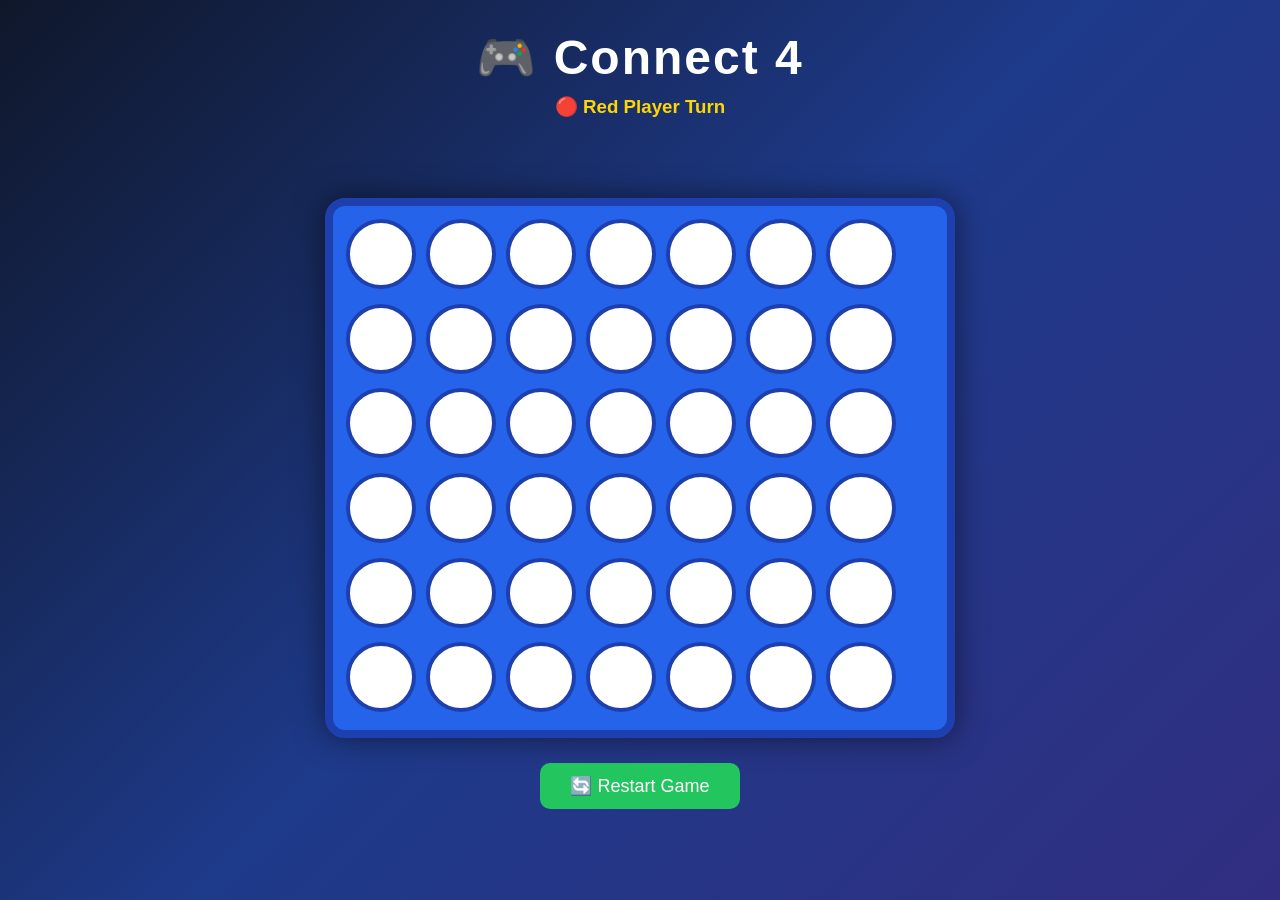
<file: connect-four-game-main/index.html>
<!DOCTYPE html>
<html lang="en">
<head>
    <meta charset="UTF-8">
    <meta http-equiv="X-UA-Compatible" content="IE=edge">
    <meta name="viewport" content="width=device-width, initial-scale=1.0, user-scalable=no">
    <title>Connect 4</title>
    <link rel="stylesheet" href="connect4.css">
    <script src="connect4.js"></script>
</head>
<body>
    <h1>🎮 Connect 4</h1>

    <h3 id="turn">🔴 Red Player Turn</h3>

    <h2 id="winner"></h2>

    <div id="board"></div>

    <button id="restart" onclick="location.reload()">🔄 Restart Game</button>
</body>
</html>
</file>
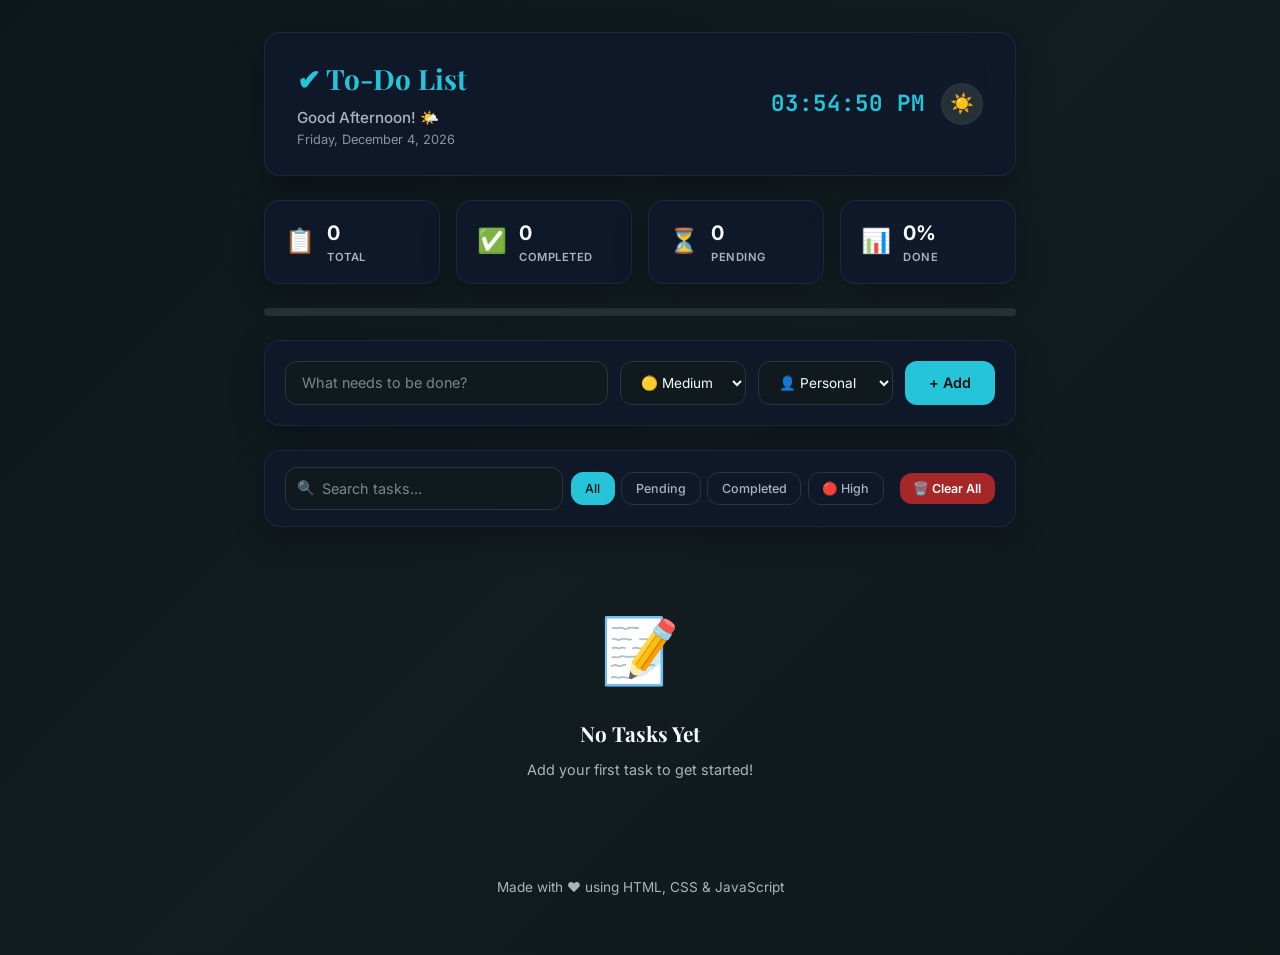
<file: todo-list-app-main/index.html>
<!DOCTYPE html>
<html lang="en" data-theme="dark">

<head>
    <meta charset="UTF-8">
    <meta name="viewport" content="width=device-width, initial-scale=1.0">
    <link rel="icon" href="https://public-frontend-cos.metadl.com/mgx/img/favicon_atoms.ico" type="image/x-icon">
    <title>To-Do List | Premium Task Manager</title>
    <link rel="stylesheet" href="./style.css">
</head>

<body>
    <!-- Toast Container -->
    <div id="toast-container" class="toast-container"></div>

    <!-- Confirmation Modal -->
    <div id="confirm-modal" class="modal-overlay hidden">
        <div class="modal-card">
            <div class="modal-icon">⚠️</div>
            <h3 class="modal-title">Confirm Action</h3>
            <p id="confirm-message" class="modal-message">Are you sure?</p>
            <div class="modal-actions">
                <button id="confirm-cancel" class="btn btn-secondary">Cancel</button>
                <button id="confirm-ok" class="btn btn-danger">Delete</button>
            </div>
        </div>
    </div>

    <!-- Edit Modal -->
    <div id="edit-modal" class="modal-overlay hidden">
        <div class="modal-card edit-modal-card">
            <h3 class="modal-title">✏️ Edit Task</h3>
            <div class="edit-form">
                <input type="text" id="edit-task-input" class="input-field" placeholder="Task name...">
                <div class="edit-row">
                    <select id="edit-priority" class="select-field">
                        <option value="high">🔴 High</option>
                        <option value="medium">🟡 Medium</option>
                        <option value="low">🟢 Low</option>
                    </select>
                    <select id="edit-category" class="select-field">
                        <option value="personal">👤 Personal</option>
                        <option value="work">💼 Work</option>
                        <option value="study">📚 Study</option>
                        <option value="shopping">🛒 Shopping</option>
                        <option value="health">💪 Health</option>
                        <option value="others">📌 Others</option>
                    </select>
                </div>
            </div>
            <div class="modal-actions">
                <button id="edit-cancel" class="btn btn-secondary">Cancel</button>
                <button id="edit-save" class="btn btn-primary">Save Changes</button>
            </div>
        </div>
    </div>

    <!-- Main App -->
    <div class="app-wrapper">
        <!-- Header -->
        <header class="app-header">
            <div class="header-left">
                <h1 class="app-title">✔ To-Do List</h1>
                <p id="greeting" class="greeting">Good Morning!</p>
                <p id="current-date" class="date-text"></p>
            </div>
            <div class="header-right">
                <span id="current-time" class="time-display"></span>
                <button id="theme-toggle" class="theme-btn" title="Toggle Theme">
                    <span id="theme-icon">🌙</span>
                </button>
            </div>
        </header>

        <!-- Statistics Dashboard -->
        <section class="stats-section">
            <div class="stat-card">
                <span class="stat-icon">📋</span>
                <div class="stat-info">
                    <span id="total-tasks" class="stat-number">0</span>
                    <span class="stat-label">Total</span>
                </div>
            </div>
            <div class="stat-card">
                <span class="stat-icon">✅</span>
                <div class="stat-info">
                    <span id="completed-tasks" class="stat-number">0</span>
                    <span class="stat-label">Completed</span>
                </div>
            </div>
            <div class="stat-card">
                <span class="stat-icon">⏳</span>
                <div class="stat-info">
                    <span id="pending-tasks" class="stat-number">0</span>
                    <span class="stat-label">Pending</span>
                </div>
            </div>
            <div class="stat-card">
                <span class="stat-icon">📊</span>
                <div class="stat-info">
                    <span id="completion-percent" class="stat-number">0%</span>
                    <span class="stat-label">Done</span>
                </div>
            </div>
        </section>

        <!-- Progress Bar -->
        <div class="progress-wrapper">
            <div class="progress-bar">
                <div id="progress-fill" class="progress-fill" style="width: 0%"></div>
            </div>
        </div>

        <!-- Add Task Section -->
        <section class="add-task-section">
            <div class="input-group">
                <input type="text" id="task-input" class="input-field task-input" placeholder="What needs to be done?" autocomplete="off">
                <select id="task-priority" class="select-field">
                    <option value="medium">🟡 Medium</option>
                    <option value="high">🔴 High</option>
                    <option value="low">🟢 Low</option>
                </select>
                <select id="task-category" class="select-field">
                    <option value="personal">👤 Personal</option>
                    <option value="work">💼 Work</option>
                    <option value="study">📚 Study</option>
                    <option value="shopping">🛒 Shopping</option>
                    <option value="health">💪 Health</option>
                    <option value="others">📌 Others</option>
                </select>
                <button id="add-task-btn" class="btn btn-primary add-btn">+ Add</button>
            </div>
        </section>

        <!-- Search & Filter Section -->
        <section class="filter-section">
            <div class="search-wrapper">
                <span class="search-icon">🔍</span>
                <input type="text" id="search-input" class="input-field search-input" placeholder="Search tasks...">
            </div>
            <div class="filter-buttons">
                <button class="filter-btn active" data-filter="all">All</button>
                <button class="filter-btn" data-filter="pending">Pending</button>
                <button class="filter-btn" data-filter="completed">Completed</button>
                <button class="filter-btn" data-filter="high">🔴 High</button>
            </div>
            <button id="clear-all-btn" class="btn btn-danger clear-btn">🗑️ Clear All</button>
        </section>

        <!-- Task List -->
        <section class="task-list-section">
            <ul id="task-list" class="task-list"></ul>
            <!-- Empty State -->
            <div id="empty-state" class="empty-state">
                <div class="empty-illustration">📝</div>
                <h3>No Tasks Yet</h3>
                <p>Add your first task to get started!</p>
            </div>
        </section>

        <!-- Footer -->
        <footer class="app-footer">
            <p>Made with ❤️ using HTML, CSS & JavaScript</p>
        </footer>
    </div>

    <script type="module" src="./script.js"></script>
</body>

</html>
</file>
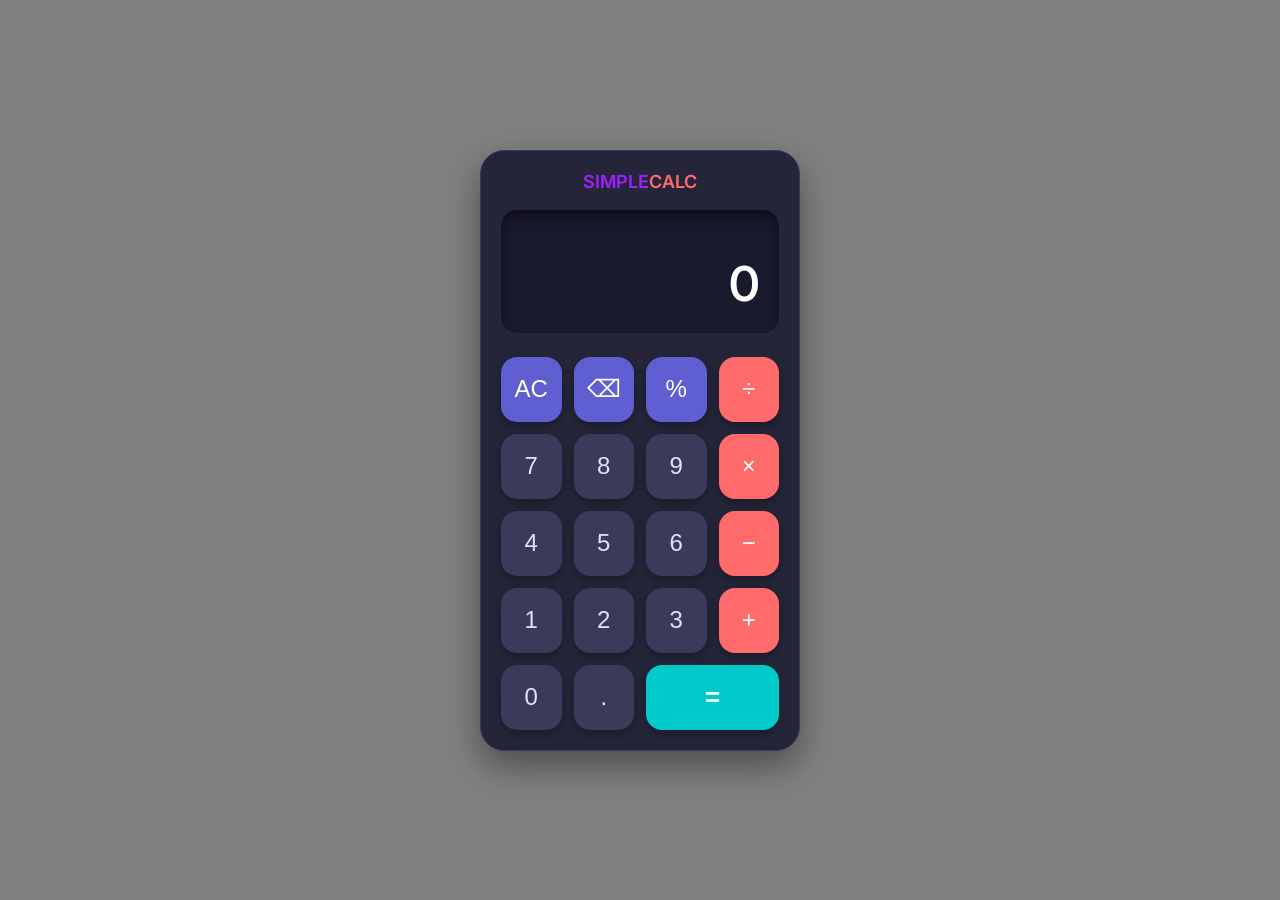
<file: simplecalc/simplecalc.html>
<!DOCTYPE html>
<html lang="en">
<head>
  <meta charset="UTF-8">
  <title>SimpleCalc</title>
  <link rel="stylesheet" href="simplecalc.css">
</head>
<body>
  <div class="simplecalc">
    <div class="title">SIMPLE<span style="color: #ff6b6b;">CALC</span></div>
    <div class="display">
      <div class="previous" id="previous"></div>
      <div class="current" id="current">0</div>
    </div>
    <div class="buttons">
      <button class="special" onclick="clearAll()">AC</button>
      <button class="special" onclick="backspace()">⌫</button>
      <button class="special" onclick="percent()">%</button>
      <button class="operator" onclick="appendOperator('/')">÷</button>

      <button class="number" onclick="appendNumber('7')">7</button>
      <button class="number" onclick="appendNumber('8')">8</button>
      <button class="number" onclick="appendNumber('9')">9</button>
      <button class="operator" onclick="appendOperator('*')">×</button>

      <button class="number" onclick="appendNumber('4')">4</button>
      <button class="number" onclick="appendNumber('5')">5</button>
      <button class="number" onclick="appendNumber('6')">6</button>
      <button class="operator" onclick="appendOperator('-')">−</button>

      <button class="number" onclick="appendNumber('1')">1</button>
      <button class="number" onclick="appendNumber('2')">2</button>
      <button class="number" onclick="appendNumber('3')">3</button>
      <button class="operator" onclick="appendOperator('+')">+</button>

      <button class="number zero" onclick="appendNumber('0')">0</button>
      <button class="number" onclick="appendDecimal()">.</button>
      <button class="equals" onclick="calculate()">=</button>
    </div>
  </div>
  <script src="simplecalc.js"></script>
</body>
</html>
</file>
<file: connect-four-game-main/connect4.css>
*{
    margin:0;
    padding:0;
    box-sizing:border-box;
}

body{
    font-family:'Poppins',sans-serif;
    background:linear-gradient(135deg,#0f172a,#1e3a8a,#312e81);
    color:white;
    text-align:center;
    min-height:100vh;
    padding:30px;
}

h1{
    font-size:48px;
    margin-bottom:10px;
    letter-spacing:2px;
}

#turn{
    margin-bottom:20px;
    color:#FFD700;
}

#winner{
    height:40px;
    margin-bottom:20px;
    color:#22c55e;
    font-size:32px;
    font-weight:bold;
}

#board{

    width:630px;
    height:540px;

    margin:auto;

    background:#2563eb;

    border-radius:20px;

    border:8px solid #1e40af;

    display:flex;
    flex-wrap:wrap;

    padding:8px;

    box-shadow:0 0 30px rgba(0,0,0,.5);
}

.tile{

    width:70px;
    height:70px;

    margin:5px;

    background:white;

    border-radius:50%;

    border:4px solid #1e40af;

    cursor:pointer;

    transition:.3s;
}

.tile:hover{

    transform:scale(1.08);

    box-shadow:0 0 12px white;
}

.red-piece{

    background:#ef4444;

    animation:drop .35s ease;
}

.yellow-piece{

    background:#facc15;

    animation:drop .35s ease;
}

@keyframes drop{

    from{

        transform:translateY(-120px);
        opacity:0;
    }

    to{

        transform:translateY(0);
        opacity:1;
    }
}

#restart{

    margin-top:25px;

    padding:12px 30px;

    border:none;

    border-radius:10px;

    background:#22c55e;

    color:white;

    font-size:18px;

    cursor:pointer;

    transition:.3s;
}

#restart:hover{

    background:#16a34a;

    transform:scale(1.05);
}
</file>
<file: todo-list-app-main/style.css>
/* ============================================
   White Beach Theme - Premium To-Do List
   ============================================ */

@import url("https://fonts.googleapis.com/css2?family=Inter:wght@400;500;600;700&display=swap");
@import url("https://fonts.googleapis.com/css2?family=Playfair+Display:ital,wght@0,400;0,700;1,400&display=swap");
@import url("https://fonts.googleapis.com/css2?family=JetBrains+Mono:wght@400;700&display=swap");

/* ============================================
   CSS Custom Properties - White Beach Theme
   ============================================ */

:root {
    --font-sans: 'Inter', ui-sans-serif, system-ui;
    --font-serif: 'Playfair Display', ui-serif, Georgia;
    --font-mono: 'JetBrains Mono', ui-monospace;
    --radius: 1rem;
    --spacing: 0.25rem;
}

[data-theme="light"] {
    --background: hsl(45, 33%, 98%);
    --foreground: hsl(202, 15%, 15%);
    --card: hsl(0, 0%, 100%);
    --card-foreground: hsl(200, 20%, 15%);
    --primary: hsl(187, 75%, 42%);
    --primary-foreground: hsl(180, 20%, 98%);
    --secondary: hsl(34, 40%, 92%);
    --secondary-foreground: hsl(34, 20%, 25%);
    --accent: hsl(191.54, 54.17%, 90.59%);
    --accent-foreground: hsl(180, 0.92%, 21.37%);
    --muted: hsl(34, 20%, 94%);
    --muted-foreground: hsl(200, 10%, 45%);
    --destructive: hsl(0, 84%, 60%);
    --destructive-foreground: hsl(0, 0%, 98.04%);
    --border: hsl(187, 20%, 90%);
    --input: hsl(187, 20%, 90%);
    --ring: hsl(187, 75%, 42%);
    --popover: hsl(0, 0%, 100%);
    --popover-foreground: hsl(200, 20%, 15%);
    --chart-1: hsl(187, 75%, 42%);
    --chart-2: hsl(16, 90%, 66%);
    --chart-3: hsl(42, 90%, 62%);
    --chart-4: hsl(160, 50%, 50%);
    --chart-5: hsl(200, 30%, 70%);
    --shadow-2xs: 0px 1px 2px 0px hsl(187, 50%, 20%, 0.03);
    --shadow-sm: 0px 2px 4px 0px hsl(187, 50%, 20%, 0.05);
    --shadow-md: 0px 4px 12px -2px hsl(187, 50%, 20%, 0.08);
    --glass-bg: rgba(255, 255, 255, 0.7);
    --glass-border: rgba(255, 255, 255, 0.4);
    --glass-shadow: 0 8px 32px rgba(0, 128, 128, 0.08);
    --gradient-bg: linear-gradient(135deg, hsl(187, 60%, 92%) 0%, hsl(45, 40%, 96%) 50%, hsl(34, 50%, 94%) 100%);
}

[data-theme="dark"] {
    --background: hsl(200, 30%, 6%);
    --foreground: hsl(180, 20%, 98%);
    --card: hsl(200, 30%, 9%);
    --card-foreground: hsl(180, 20%, 98%);
    --primary: hsl(187, 70%, 50%);
    --primary-foreground: hsl(200, 30%, 6%);
    --secondary: hsl(200, 20%, 18%);
    --secondary-foreground: hsl(180, 20%, 98%);
    --accent: hsl(191.82, 100%, 12.94%);
    --accent-foreground: hsl(0, 0%, 100%);
    --muted: hsl(200, 20%, 18%);
    --muted-foreground: hsl(200, 15%, 70%);
    --destructive: hsl(0, 62%, 40%);
    --destructive-foreground: hsl(0, 0%, 98%);
    --border: hsl(200, 20%, 20%);
    --input: hsl(200, 20%, 20%);
    --ring: hsl(187, 70%, 50%);
    --popover: hsl(200, 30%, 12%);
    --popover-foreground: hsl(180, 20%, 98%);
    --shadow-2xs: 0px 1px 2px 0px rgba(0, 0, 0, 0.2);
    --shadow-sm: 0px 2px 4px 0px rgba(0, 0, 0, 0.3);
    --shadow-md: 0px 4px 12px -2px rgba(0, 0, 0, 0.4);
    --glass-bg: rgba(15, 25, 45, 0.75);
    --glass-border: rgba(50, 80, 120, 0.3);
    --glass-shadow: 0 8px 32px rgba(0, 0, 0, 0.3);
    --gradient-bg: linear-gradient(135deg, hsl(200, 40%, 8%) 0%, hsl(200, 30%, 10%) 50%, hsl(187, 30%, 8%) 100%);
}

/* ============================================
   Reset & Base Styles
   ============================================ */

*,
*::before,
*::after {
    margin: 0;
    padding: 0;
    box-sizing: border-box;
}

html {
    scroll-behavior: smooth;
}

body {
    font-family: var(--font-sans);
    background: var(--gradient-bg);
    color: var(--foreground);
    min-height: 100vh;
    line-height: 1.6;
    transition: background 0.4s ease, color 0.4s ease;
}

/* ============================================
   App Wrapper
   ============================================ */

.app-wrapper {
    max-width: 800px;
    margin: 0 auto;
    padding: 2rem 1.5rem;
    min-height: 100vh;
    display: flex;
    flex-direction: column;
    gap: 1.5rem;
}

/* ============================================
   Glassmorphism Card Mixin
   ============================================ */

.glass-card {
    background: var(--glass-bg);
    backdrop-filter: blur(16px);
    -webkit-backdrop-filter: blur(16px);
    border: 1px solid var(--glass-border);
    border-radius: var(--radius);
    box-shadow: var(--glass-shadow);
    transition: transform 0.2s ease, box-shadow 0.2s ease;
}

/* ============================================
   Header
   ============================================ */

.app-header {
    display: flex;
    justify-content: space-between;
    align-items: center;
    padding: 1.5rem 2rem;
    background: var(--glass-bg);
    backdrop-filter: blur(16px);
    -webkit-backdrop-filter: blur(16px);
    border: 1px solid var(--glass-border);
    border-radius: var(--radius);
    box-shadow: var(--glass-shadow);
    animation: slideDown 0.5s ease;
}

.app-title {
    font-family: var(--font-serif);
    font-size: 1.75rem;
    font-weight: 700;
    color: var(--primary);
    margin-bottom: 0.25rem;
}

.greeting {
    font-size: 0.95rem;
    color: var(--muted-foreground);
    font-weight: 500;
}

.date-text {
    font-size: 0.8rem;
    color: var(--muted-foreground);
    opacity: 0.8;
}

.header-right {
    display: flex;
    align-items: center;
    gap: 1rem;
}

.time-display {
    font-family: var(--font-mono);
    font-size: 1.4rem;
    font-weight: 700;
    color: var(--primary);
    letter-spacing: 1px;
}

.theme-btn {
    width: 42px;
    height: 42px;
    border-radius: 50%;
    border: 2px solid var(--border);
    background: var(--secondary);
    cursor: pointer;
    display: flex;
    align-items: center;
    justify-content: center;
    font-size: 1.2rem;
    transition: all 0.3s ease;
}

.theme-btn:hover {
    transform: rotate(20deg) scale(1.1);
    border-color: var(--primary);
    box-shadow: 0 0 12px var(--primary);
}

/* ============================================
   Statistics Section
   ============================================ */

.stats-section {
    display: grid;
    grid-template-columns: repeat(4, 1fr);
    gap: 1rem;
    animation: slideUp 0.5s ease 0.1s both;
}

.stat-card {
    display: flex;
    align-items: center;
    gap: 0.75rem;
    padding: 1rem 1.25rem;
    background: var(--glass-bg);
    backdrop-filter: blur(16px);
    -webkit-backdrop-filter: blur(16px);
    border: 1px solid var(--glass-border);
    border-radius: var(--radius);
    box-shadow: var(--glass-shadow);
    transition: transform 0.2s ease;
}

.stat-card:hover {
    transform: translateY(-2px);
}

.stat-icon {
    font-size: 1.5rem;
}

.stat-info {
    display: flex;
    flex-direction: column;
}

.stat-number {
    font-size: 1.25rem;
    font-weight: 700;
    color: var(--foreground);
}

.stat-label {
    font-size: 0.7rem;
    text-transform: uppercase;
    letter-spacing: 0.5px;
    color: var(--muted-foreground);
    font-weight: 600;
}

/* ============================================
   Progress Bar
   ============================================ */

.progress-wrapper {
    animation: slideUp 0.5s ease 0.2s both;
}

.progress-bar {
    height: 8px;
    background: var(--secondary);
    border-radius: 100px;
    overflow: hidden;
    box-shadow: inset 0 1px 3px rgba(0, 0, 0, 0.1);
}

.progress-fill {
    height: 100%;
    background: linear-gradient(90deg, var(--primary), var(--chart-4));
    border-radius: 100px;
    transition: width 0.6s cubic-bezier(0.4, 0, 0.2, 1);
    position: relative;
}

.progress-fill::after {
    content: '';
    position: absolute;
    top: 0;
    left: 0;
    right: 0;
    bottom: 0;
    background: linear-gradient(90deg, transparent, rgba(255, 255, 255, 0.3), transparent);
    animation: shimmer 2s infinite;
}

/* ============================================
   Add Task Section
   ============================================ */

.add-task-section {
    padding: 1.25rem;
    background: var(--glass-bg);
    backdrop-filter: blur(16px);
    -webkit-backdrop-filter: blur(16px);
    border: 1px solid var(--glass-border);
    border-radius: var(--radius);
    box-shadow: var(--glass-shadow);
    animation: slideUp 0.5s ease 0.3s both;
}

.input-group {
    display: flex;
    gap: 0.75rem;
    flex-wrap: wrap;
}

.input-field {
    flex: 1;
    min-width: 180px;
    padding: 0.75rem 1rem;
    border: 1.5px solid var(--input);
    border-radius: calc(var(--radius) - 4px);
    background: var(--card);
    color: var(--foreground);
    font-family: var(--font-sans);
    font-size: 0.9rem;
    transition: all 0.3s ease;
    outline: none;
}

.input-field:focus {
    border-color: var(--primary);
    box-shadow: 0 0 0 3px hsl(187, 75%, 42%, 0.15);
}

.input-field::placeholder {
    color: var(--muted-foreground);
    opacity: 0.7;
}

.select-field {
    padding: 0.75rem 1rem;
    border: 1.5px solid var(--input);
    border-radius: calc(var(--radius) - 4px);
    background: var(--card);
    color: var(--foreground);
    font-family: var(--font-sans);
    font-size: 0.85rem;
    cursor: pointer;
    transition: all 0.3s ease;
    outline: none;
}

.select-field:focus {
    border-color: var(--primary);
    box-shadow: 0 0 0 3px hsl(187, 75%, 42%, 0.15);
}

/* ============================================
   Buttons
   ============================================ */

.btn {
    padding: 0.75rem 1.25rem;
    border: none;
    border-radius: calc(var(--radius) - 4px);
    font-family: var(--font-sans);
    font-size: 0.85rem;
    font-weight: 600;
    cursor: pointer;
    transition: all 0.3s ease;
    white-space: nowrap;
}

.btn-primary {
    background: var(--primary);
    color: var(--primary-foreground);
}

.btn-primary:hover {
    opacity: 0.9;
    transform: translateY(-1px);
    box-shadow: 0 4px 12px hsl(187, 75%, 42%, 0.3);
}

.btn-secondary {
    background: var(--secondary);
    color: var(--secondary-foreground);
}

.btn-secondary:hover {
    opacity: 0.85;
}

.btn-danger {
    background: var(--destructive);
    color: var(--destructive-foreground);
}

.btn-danger:hover {
    opacity: 0.9;
    transform: translateY(-1px);
}

.add-btn {
    font-size: 0.9rem;
    padding: 0.75rem 1.5rem;
}

/* ============================================
   Filter Section
   ============================================ */

.filter-section {
    display: flex;
    align-items: center;
    gap: 1rem;
    flex-wrap: wrap;
    padding: 1rem 1.25rem;
    background: var(--glass-bg);
    backdrop-filter: blur(16px);
    -webkit-backdrop-filter: blur(16px);
    border: 1px solid var(--glass-border);
    border-radius: var(--radius);
    box-shadow: var(--glass-shadow);
    animation: slideUp 0.5s ease 0.4s both;
}

.search-wrapper {
    position: relative;
    flex: 1;
    min-width: 160px;
}

.search-icon {
    position: absolute;
    left: 0.75rem;
    top: 50%;
    transform: translateY(-50%);
    font-size: 0.9rem;
    opacity: 0.6;
}

.search-input {
    padding-left: 2.25rem;
    min-width: 140px;
}

.filter-buttons {
    display: flex;
    gap: 0.4rem;
    flex-wrap: wrap;
}

.filter-btn {
    padding: 0.5rem 0.85rem;
    border: 1.5px solid var(--border);
    border-radius: calc(var(--radius) - 4px);
    background: transparent;
    color: var(--muted-foreground);
    font-family: var(--font-sans);
    font-size: 0.78rem;
    font-weight: 500;
    cursor: pointer;
    transition: all 0.3s ease;
}

.filter-btn:hover {
    border-color: var(--primary);
    color: var(--primary);
}

.filter-btn.active {
    background: var(--primary);
    color: var(--primary-foreground);
    border-color: var(--primary);
}

.clear-btn {
    font-size: 0.78rem;
    padding: 0.5rem 0.85rem;
    margin-left: auto;
}

/* ============================================
   Task List
   ============================================ */

.task-list-section {
    animation: slideUp 0.5s ease 0.5s both;
    min-height: 200px;
}

.task-list {
    list-style: none;
    display: flex;
    flex-direction: column;
    gap: 0.75rem;
}

.task-item {
    display: flex;
    align-items: center;
    gap: 0.75rem;
    padding: 1rem 1.25rem;
    background: var(--glass-bg);
    backdrop-filter: blur(16px);
    -webkit-backdrop-filter: blur(16px);
    border: 1px solid var(--glass-border);
    border-radius: var(--radius);
    box-shadow: var(--glass-shadow);
    transition: all 0.3s ease;
    animation: fadeInUp 0.3s ease;
}

.task-item:hover {
    transform: translateX(4px);
    box-shadow: var(--shadow-md);
}

.task-item.completed {
    opacity: 0.7;
}

.task-item.completed .task-text {
    text-decoration: line-through;
    color: var(--muted-foreground);
}

.task-item.removing {
    animation: fadeOutRight 0.3s ease forwards;
}

.task-checkbox {
    width: 22px;
    height: 22px;
    border-radius: 50%;
    border: 2px solid var(--border);
    cursor: pointer;
    display: flex;
    align-items: center;
    justify-content: center;
    transition: all 0.3s ease;
    flex-shrink: 0;
    font-size: 0.7rem;
}

.task-checkbox:hover {
    border-color: var(--primary);
    background: hsl(187, 75%, 42%, 0.1);
}

.task-item.completed .task-checkbox {
    background: var(--chart-4);
    border-color: var(--chart-4);
    color: white;
}

.task-content {
    flex: 1;
    display: flex;
    flex-direction: column;
    gap: 0.3rem;
    min-width: 0;
}

.task-text {
    font-size: 0.9rem;
    font-weight: 500;
    color: var(--foreground);
    word-break: break-word;
    transition: all 0.3s ease;
}

.task-meta {
    display: flex;
    gap: 0.5rem;
    align-items: center;
    flex-wrap: wrap;
}

.badge {
    padding: 0.15rem 0.5rem;
    border-radius: 100px;
    font-size: 0.65rem;
    font-weight: 600;
    text-transform: uppercase;
    letter-spacing: 0.3px;
}

.badge-high {
    background: hsl(0, 84%, 95%);
    color: hsl(0, 84%, 45%);
}

.badge-medium {
    background: hsl(42, 90%, 92%);
    color: hsl(42, 90%, 35%);
}

.badge-low {
    background: hsl(160, 50%, 92%);
    color: hsl(160, 50%, 30%);
}

[data-theme="dark"] .badge-high {
    background: hsl(0, 60%, 18%);
    color: hsl(0, 80%, 65%);
}

[data-theme="dark"] .badge-medium {
    background: hsl(42, 60%, 15%);
    color: hsl(42, 80%, 65%);
}

[data-theme="dark"] .badge-low {
    background: hsl(160, 40%, 14%);
    color: hsl(160, 60%, 60%);
}

.badge-category {
    background: var(--accent);
    color: var(--accent-foreground);
}

.task-actions {
    display: flex;
    gap: 0.4rem;
    flex-shrink: 0;
}

.task-action-btn {
    width: 32px;
    height: 32px;
    border: none;
    border-radius: 8px;
    background: var(--secondary);
    cursor: pointer;
    display: flex;
    align-items: center;
    justify-content: center;
    font-size: 0.85rem;
    transition: all 0.2s ease;
}

.task-action-btn:hover {
    transform: scale(1.1);
}

.task-action-btn.edit-btn:hover {
    background: hsl(187, 75%, 42%, 0.2);
}

.task-action-btn.delete-btn:hover {
    background: hsl(0, 84%, 60%, 0.2);
}

/* ============================================
   Empty State
   ============================================ */

.empty-state {
    display: flex;
    flex-direction: column;
    align-items: center;
    justify-content: center;
    padding: 3rem 1rem;
    text-align: center;
    animation: fadeIn 0.5s ease;
}

.empty-state.hidden {
    display: none;
}

.empty-illustration {
    font-size: 4rem;
    margin-bottom: 1rem;
    animation: float 3s ease-in-out infinite;
}

.empty-state h3 {
    font-family: var(--font-serif);
    font-size: 1.3rem;
    color: var(--foreground);
    margin-bottom: 0.5rem;
}

.empty-state p {
    color: var(--muted-foreground);
    font-size: 0.9rem;
}

/* ============================================
   Modal
   ============================================ */

.modal-overlay {
    position: fixed;
    top: 0;
    left: 0;
    width: 100%;
    height: 100%;
    background: rgba(0, 0, 0, 0.5);
    backdrop-filter: blur(4px);
    display: flex;
    align-items: center;
    justify-content: center;
    z-index: 1000;
    animation: fadeIn 0.2s ease;
}

.modal-overlay.hidden {
    display: none;
}

.modal-card {
    background: var(--card);
    border: 1px solid var(--border);
    border-radius: var(--radius);
    padding: 2rem;
    max-width: 400px;
    width: 90%;
    text-align: center;
    box-shadow: var(--shadow-md);
    animation: scaleIn 0.2s ease;
}

.edit-modal-card {
    max-width: 480px;
    text-align: left;
}

.modal-icon {
    font-size: 2.5rem;
    margin-bottom: 0.75rem;
}

.modal-title {
    font-family: var(--font-serif);
    font-size: 1.2rem;
    color: var(--foreground);
    margin-bottom: 0.5rem;
}

.modal-message {
    color: var(--muted-foreground);
    font-size: 0.9rem;
    margin-bottom: 1.5rem;
}

.modal-actions {
    display: flex;
    gap: 0.75rem;
    justify-content: center;
}

.modal-actions .btn {
    flex: 1;
}

.edit-form {
    display: flex;
    flex-direction: column;
    gap: 0.75rem;
    margin: 1.25rem 0;
}

.edit-row {
    display: flex;
    gap: 0.75rem;
}

.edit-row .select-field {
    flex: 1;
}

/* ============================================
   Toast Notifications
   ============================================ */

.toast-container {
    position: fixed;
    top: 1.5rem;
    right: 1.5rem;
    z-index: 2000;
    display: flex;
    flex-direction: column;
    gap: 0.75rem;
}

.toast {
    display: flex;
    align-items: center;
    gap: 0.75rem;
    padding: 0.85rem 1.25rem;
    border-radius: calc(var(--radius) - 4px);
    background: var(--card);
    border: 1px solid var(--border);
    box-shadow: var(--shadow-md);
    font-size: 0.85rem;
    font-weight: 500;
    color: var(--foreground);
    animation: slideInRight 0.3s ease;
    max-width: 320px;
}

.toast.removing {
    animation: slideOutRight 0.3s ease forwards;
}

.toast-icon {
    font-size: 1.1rem;
}

.toast-success {
    border-left: 3px solid var(--chart-4);
}

.toast-error {
    border-left: 3px solid var(--destructive);
}

.toast-info {
    border-left: 3px solid var(--primary);
}

.toast-warning {
    border-left: 3px solid var(--chart-3);
}

/* ============================================
   Footer
   ============================================ */

.app-footer {
    text-align: center;
    padding: 1.5rem;
    color: var(--muted-foreground);
    font-size: 0.85rem;
    margin-top: auto;
}

/* ============================================
   Animations
   ============================================ */

@keyframes slideDown {
    from {
        opacity: 0;
        transform: translateY(-20px);
    }
    to {
        opacity: 1;
        transform: translateY(0);
    }
}

@keyframes slideUp {
    from {
        opacity: 0;
        transform: translateY(20px);
    }
    to {
        opacity: 1;
        transform: translateY(0);
    }
}

@keyframes fadeIn {
    from { opacity: 0; }
    to { opacity: 1; }
}

@keyframes fadeInUp {
    from {
        opacity: 0;
        transform: translateY(10px);
    }
    to {
        opacity: 1;
        transform: translateY(0);
    }
}

@keyframes fadeOutRight {
    to {
        opacity: 0;
        transform: translateX(30px);
    }
}

@keyframes slideInRight {
    from {
        opacity: 0;
        transform: translateX(100px);
    }
    to {
        opacity: 1;
        transform: translateX(0);
    }
}

@keyframes slideOutRight {
    to {
        opacity: 0;
        transform: translateX(100px);
    }
}

@keyframes scaleIn {
    from {
        opacity: 0;
        transform: scale(0.9);
    }
    to {
        opacity: 1;
        transform: scale(1);
    }
}

@keyframes float {
    0%, 100% { transform: translateY(0); }
    50% { transform: translateY(-10px); }
}

@keyframes shimmer {
    0% { transform: translateX(-100%); }
    100% { transform: translateX(100%); }
}

/* ============================================
   Responsive Design
   ============================================ */

@media (max-width: 768px) {
    .app-wrapper {
        padding: 1rem;
        gap: 1rem;
    }

    .app-header {
        flex-direction: column;
        align-items: flex-start;
        gap: 1rem;
        padding: 1.25rem;
    }

    .header-right {
        width: 100%;
        justify-content: space-between;
    }

    .stats-section {
        grid-template-columns: repeat(2, 1fr);
        gap: 0.75rem;
    }

    .input-group {
        flex-direction: column;
    }

    .input-field {
        min-width: auto;
    }

    .filter-section {
        flex-direction: column;
        align-items: stretch;
    }

    .filter-buttons {
        justify-content: flex-start;
    }

    .clear-btn {
        margin-left: 0;
    }

    .task-item {
        padding: 0.85rem 1rem;
    }

    .task-actions {
        flex-direction: column;
        gap: 0.3rem;
    }

    .toast-container {
        top: auto;
        bottom: 1rem;
        right: 1rem;
        left: 1rem;
    }

    .toast {
        max-width: 100%;
    }

    .modal-card {
        margin: 1rem;
    }

    .edit-row {
        flex-direction: column;
    }
}

@media (max-width: 480px) {
    .stats-section {
        grid-template-columns: 1fr 1fr;
    }

    .stat-card {
        padding: 0.75rem;
    }

    .stat-number {
        font-size: 1.1rem;
    }

    .app-title {
        font-size: 1.4rem;
    }

    .time-display {
        font-size: 1.1rem;
    }
}

/* ============================================
   Scrollbar Styling
   ============================================ */

::-webkit-scrollbar {
    width: 6px;
}

::-webkit-scrollbar-track {
    background: transparent;
}

::-webkit-scrollbar-thumb {
    background: var(--border);
    border-radius: 100px;
}

::-webkit-scrollbar-thumb:hover {
    background: var(--muted-foreground);
}

/* ============================================
   Selection
   ============================================ */

::selection {
    background: hsl(187, 75%, 42%, 0.2);
    color: var(--foreground);
}
</file>
<file: simplecalc/simplecalc.css>
@import url('https://fonts.googleapis.com/css2?family=Inter:wght@400;500;600&display=swap');

* {
  margin: 0;
  padding: 0;
  box-sizing: border-box;
}

body {
  font-family: 'Inter', sans-serif;
  background: gray;
  height: 100vh;
  display: flex;
  align-items: center;
  justify-content: center;
  overflow: hidden;
}

.simplecalc {
  background: #25253a;
  border-radius: 24px;
  box-shadow: 0 15px 35px rgba(0, 0, 0, 0.4);
  padding: 20px;
  width: 320px;
  border: 1px solid #3a3a5a;
}

.display {
  background: #1a1a2e;
  border-radius: 16px;
  padding: 20px;
  margin-bottom: 24px;
  text-align: right;
  box-shadow: inset 0 6px 12px rgba(0, 0, 0, 0.5);
  min-height: 100px;
  display: flex;
  flex-direction: column;
  justify-content: flex-end;
}

.previous {
  font-size: 16px;
  color: #b0b0b0;
  height: 24px;
  overflow: hidden;
}

.current {
  font-size: 48px;
  font-weight: 600;
  color: white;
  letter-spacing: -1px;
  overflow: hidden;
  text-overflow: ellipsis;
  white-space: nowrap;
}

.buttons {
  display: grid;
  grid-template-columns: repeat(4, 1fr);
  gap: 12px;
}

button {
  border: none;
  height: 65px;
  border-radius: 16px;
  font-size: 24px;
  font-weight: 500;
  cursor: pointer;
  transition: all 0.1s ease;
  box-shadow: 0 4px 8px rgba(0, 0, 0, 0.3);
}

button:active {
  transform: scale(0.95);
  box-shadow: 0 2px 4px rgba(0, 0, 0, 0.4);
}

.number {
  background: #3a3a5a;
  color: #e0e0ff;
}

.number:hover {
  background: #4a4a6a;
}

.operator {
  background: #ff6b6b;
  color: white;
}

.operator:hover {
  background: #ff8a8a;
}

.special {
  background: #5f5fd1;
  color: white;
}

.special:hover {
  background: #7a7abe;
}

.equals {
  background: #00cbca;
  color: white;
  font-size: 26px;
  font-weight: 700;
  grid-column: 3 / span 2;
}

.equals:hover {
  background: #00b3b2;
}

.zero {
  grid-column: 1;
}

.title {
  text-align: center;
  color: #a020ff;
  font-size: 18px;
  margin-bottom: 18px;
  font-weight: 600;
}
</file>
